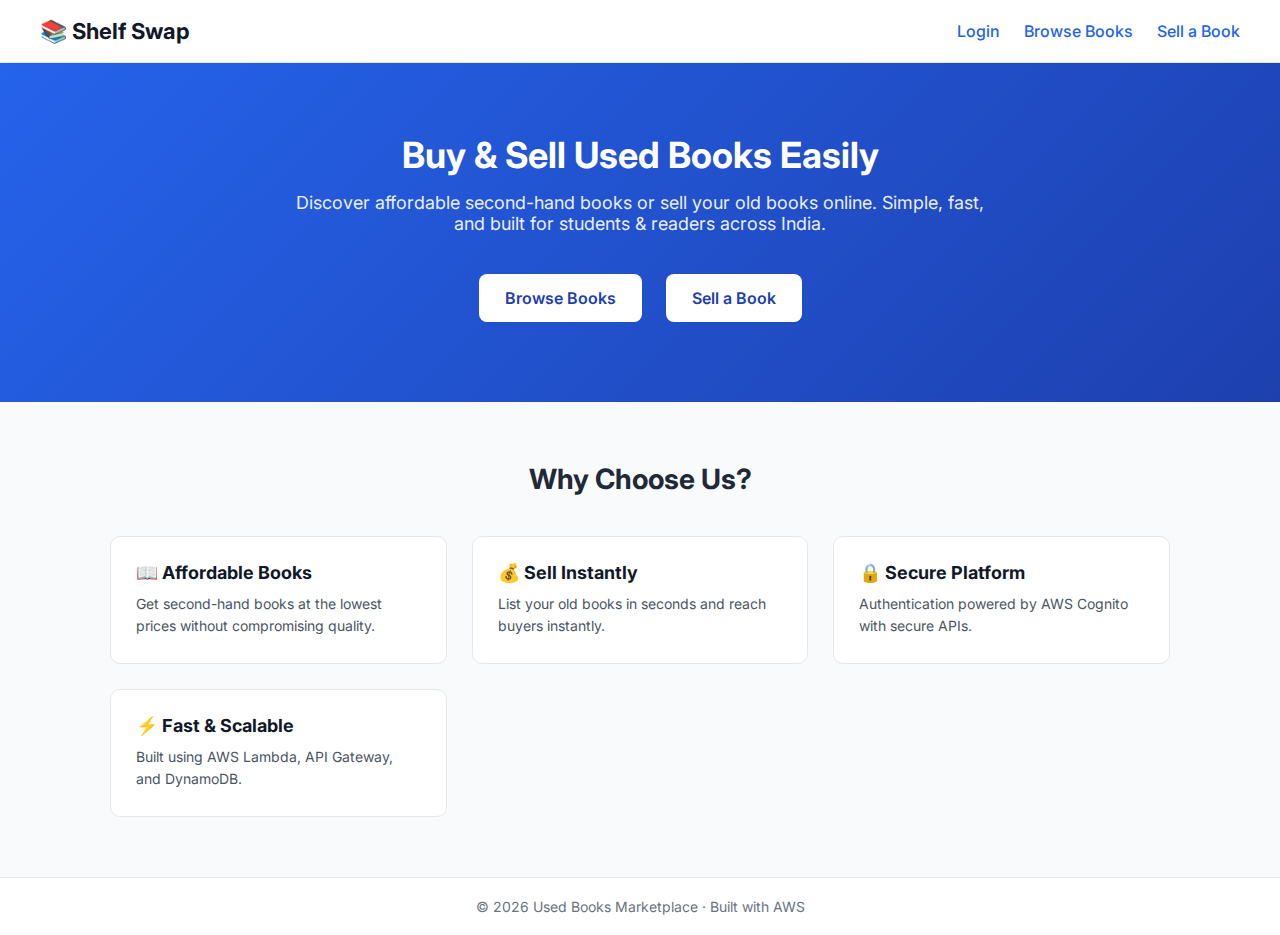
<file: index.html>
<!DOCTYPE html>
<html lang="en">
<head>
  <meta charset="UTF-8" />
  <title>Used Books Marketplace</title>
  <meta name="viewport" content="width=device-width, initial-scale=1.0" />

  <!-- Google Font -->
  <link href="https://fonts.googleapis.com/css2?family=Inter:wght@300;400;500;600;700&display=swap" rel="stylesheet">

  <style>
    * {
      margin: 0;
      padding: 0;
      box-sizing: border-box;
      font-family: 'Inter', sans-serif;
    }

    body {
      background: #f8fafc;
      color: #1f2937;
    }

    @media (max-width: 768px) {

  .hero h2 {
    font-size: 28px;
  }

  .hero p {
    font-size: 16px;
  }

}

    /* ---------- HEADER ---------- */
    header {
      background: #ffffff;
      padding: 18px 40px;
      display: flex;
      justify-content: space-between;
      align-items: center;
      border-bottom: 1px solid #e5e7eb;
    }

    header h1 {
      font-size: 22px;
      font-weight: 700;
      color: #111827;
    }

    header nav a {
      margin-left: 20px;
      text-decoration: none;
      font-weight: 500;
      color: #2563eb;
    }

    header nav a:hover {
      text-decoration: underline;
    }
    

    /* ---------- HERO ---------- */
    .hero {
      padding: 70px 20px;
      text-align: center;
      background: linear-gradient(135deg, #2563eb, #1e40af);
      color: #ffffff;
    }

    .hero h2 {
      font-size: 36px;
      font-weight: 700;
      margin-bottom: 15px;
    }

    .hero p {
      font-size: 18px;
      opacity: 0.9;
      max-width: 700px;
      margin: 0 auto 30px;
    }

    .hero .buttons a {
      display: inline-block;
      margin: 10px;
      padding: 14px 26px;
      border-radius: 8px;
      font-weight: 600;
      text-decoration: none;
      transition: 0.2s ease;
    }

    .btn-primary {
      background: #ffffff;
      color: #1e40af;
    }

    .btn-primary:hover {
      background: #e5e7eb;
    }

    .btn-secondary {
      background: transparent;
      border: 2px solid #ffffff;
      color: #ffffff;
    }

    .btn-secondary:hover {
      background: rgba(255,255,255,0.15);
    }

    /* ---------- FEATURES ---------- */
    .features {
      padding: 60px 20px;
      max-width: 1100px;
      margin: auto;
    }

    .features h3 {
      text-align: center;
      font-size: 28px;
      margin-bottom: 40px;
      font-weight: 700;
    }

    .feature-grid {
      display: grid;
      grid-template-columns: repeat(auto-fit, minmax(250px, 1fr));
      gap: 25px;
    }

    .feature {
      background: #ffffff;
      padding: 25px;
      border-radius: 10px;
      border: 1px solid #e5e7eb;
      transition: transform 0.2s ease;
    }

    .feature:hover {
      transform: translateY(-4px);
    }

    .feature h4 {
      font-size: 18px;
      margin-bottom: 10px;
      color: #111827;
    }

    .feature p {
      font-size: 14px;
      color: #4b5563;
      line-height: 1.6;
    }

    /* ---------- FOOTER ---------- */
    footer {
      text-align: center;
      padding: 20px;
      background: #ffffff;
      border-top: 1px solid #e5e7eb;
      font-size: 14px;
      color: #6b7280;
    }
  </style>
  <script>
const clientId = "5usiauml5obj8839fbqbahe86u";
const domain = "https://ap-south-1zuhiuksn1.auth.ap-south-1.amazoncognito.com";
const redirectUri = "https://shelfswap.site/index.html";

function login() {
  window.location.href = `${domain}/login?client_id=${clientId}&response_type=token&scope=email+openid&redirect_uri=${redirectUri}`;
}

function logout() {
  localStorage.removeItem("idToken");
  window.location.href = `${domain}/logout?client_id=${clientId}&logout_uri=${redirectUri}`;
}
function goToSellBook() {
  const token = localStorage.getItem("id_token");

  if (!token) {
    alert("🔐 Please login first to sell a book");
    window.location.href = `${domain}/login?response_type=token&client_id=${clientId}&redirect_uri=${redirectUri}&scope=openid+email+profile`;
  } else {
    window.location.href = "sell-book.html";
  }
}


function parseToken() {
    const hash = window.location.hash;

    if (hash) {
        const params = new URLSearchParams(hash.substring(1));
        const idToken = params.get("id_token");

        if (idToken) {
            localStorage.setItem("id_token", idToken);

            // Clean URL (remove token from address bar)
            window.history.replaceState({}, document.title, window.location.pathname);
        }
    }
}

parseToken();

</script>

</head>



<body>

  <!-- HEADER -->
  <header>
    <h1>📚 Shelf Swap</h1>
    <nav>
      <a href="Login.html">Login</a>
      <a href="books.html">Browse Books</a>
      <a href="#" onclick="goToSellBook()">Sell a Book</a>
      

    </nav>
  </header>

  <!-- HERO SECTION -->
  <section class="hero">
    <h2>Buy & Sell Used Books Easily</h2>
    <p>
      Discover affordable second-hand books or sell your old books online.
      Simple, fast, and built for students & readers across India.
    </p>

    <div class="buttons">
      <a href="books.html" class="btn-primary">Browse Books</a>
      <a href="#" onclick="goToSellBook()" class="btn-primary">Sell a Book</a>

    </div>
  </section>

  <!-- FEATURES -->
  <section class="features">
    <h3>Why Choose Us?</h3>

    <div class="feature-grid">
      <div class="feature">
        <h4>📖 Affordable Books</h4>
        <p>Get second-hand books at the lowest prices without compromising quality.</p>
      </div>

      <div class="feature">
        <h4>💰 Sell Instantly</h4>
        <p>List your old books in seconds and reach buyers instantly.</p>
      </div>

      <div class="feature">
        <h4>🔒 Secure Platform</h4>
        <p>Authentication powered by AWS Cognito with secure APIs.</p>
      </div>

      <div class="feature">
        <h4>⚡ Fast & Scalable</h4>
        <p>Built using AWS Lambda, API Gateway, and DynamoDB.</p>
      </div>
    </div>
  </section>

  <!-- FOOTER -->
  <footer>
    © 2026 Used Books Marketplace · Built with AWS
  </footer>

</body>
</html>
</file>
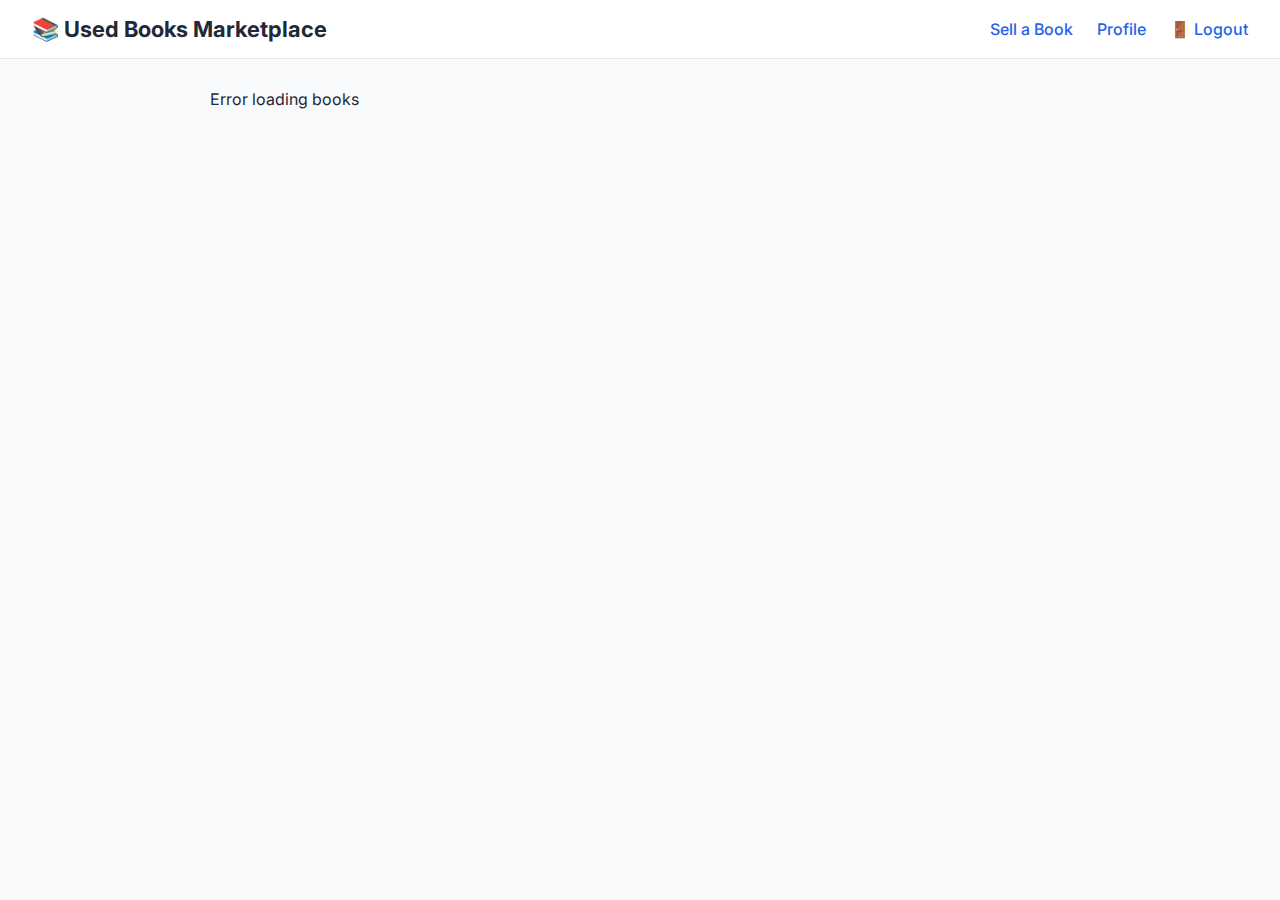
<file: books.html>
<!DOCTYPE html>
<html lang="en">
<head>
  <meta charset="UTF-8" />
  <title>Used Books Marketplace</title>
  <meta name="viewport" content="width=device-width, initial-scale=1.0" />

  <!-- Google Font -->
  <link href="https://fonts.googleapis.com/css2?family=Inter:wght@400;500;600;700&display=swap" rel="stylesheet">

  <!-- CSS -->
  <link rel="stylesheet" href="css/books.css">
  
  <script>
    const domain = "https://ap-south-1zuhiuksn1.auth.ap-south-1.amazoncognito.com";
    const clientId = "5usiauml5obj8839fbqbahe86u";
    const redirectUri = "https://shelfswap.site/index.html";

  function goToSellBook() {
  const token = localStorage.getItem("id_token");

  if (!token) {
    alert("🔐 Please login first to sell a book");
    window.location.href =
    `${domain}/login?response_type=token&client_id=${clientId}&redirect_uri=${redirectUri}&scope=openid+email+profile`;
  } else {
    window.location.href = "sell-book.html";
  }
}

function parseToken() {
    const hash = window.location.hash;

    if (hash) {
        const params = new URLSearchParams(hash.substring(1));
        const idToken = params.get("id_token");

        if (idToken) {
            localStorage.setItem("id_token", idToken);

            // Clean URL (remove token from address bar)
            window.history.replaceState({}, document.title, window.location.pathname);
        }
    }
}

parseToken();

</script>

</head>


<body>

  <!-- HEADER -->
  <header class="header">
    <h1>📚 Used Books Marketplace</h1>

    <nav>
      <a href="#" onclick="goToSellBook()">Sell a Book</a>
      <a href="profile.html">Profile</a>
      <a href="#" onclick="logout()">🚪 Logout</a>
    </nav>
  </header>

  <!-- BOOK LIST (DYNAMIC) -->
  <main class="container" id="bookList">
    <p class="loading">Loading books...</p>
  </main>

  <!-- LOGOUT -->
  <script>
function logout() {
    localStorage.removeItem("id_token");

    window.location.href =
        "https://ap-south-1zuhiuksn1.auth.ap-south-1.amazoncognito.com/logout" +
        "?client_id=5usiauml5obj8839fbqbahe86u" +
        "&logout_uri=https://shelfswap.site/index.html";
}
    
  </script>

  <!-- BOOKS JS -->
  <script src="js/books.js"></script>

</body>
</html>
</file>
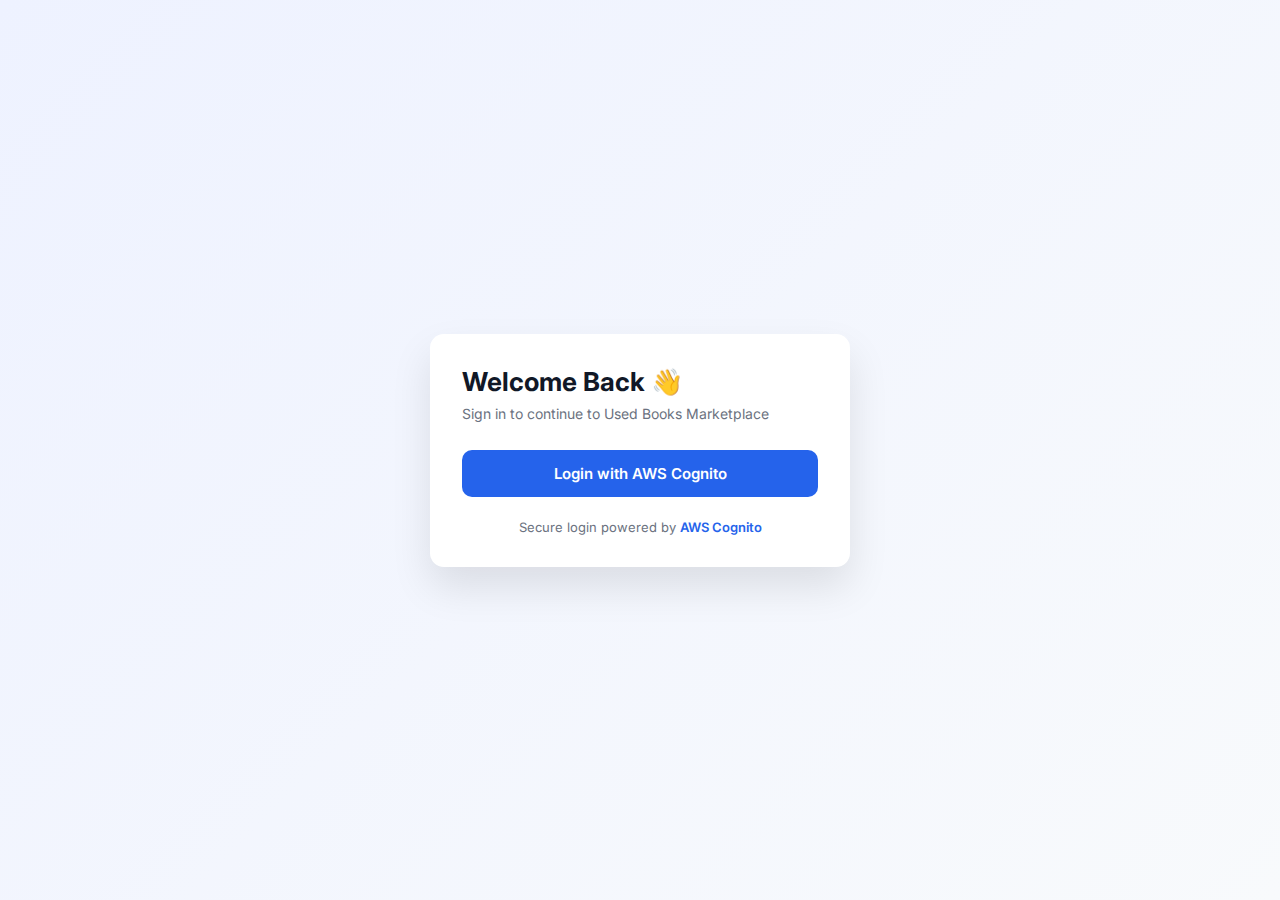
<file: Login.html>
<!DOCTYPE html>
<html lang="en">
<head>
  <meta charset="UTF-8">
  <title>Login | Used Books Marketplace</title>
  <meta name="viewport" content="width=device-width, initial-scale=1.0">

  <!-- Google Font -->
  <link href="https://fonts.googleapis.com/css2?family=Inter:wght@400;500;600;700&display=swap" rel="stylesheet">

  <style>
    * {
      margin: 0;
      padding: 0;
      box-sizing: border-box;
      font-family: 'Inter', sans-serif;
    }

    body {
      height: 100vh;
      background: linear-gradient(135deg, #eef2ff, #f8fafc);
      display: flex;
      justify-content: center;
      align-items: center;
    }

    .login-card {
      width: 100%;
      max-width: 420px;
      background: #ffffff;
      padding: 32px;
      border-radius: 14px;
      box-shadow: 0 20px 40px rgba(0, 0, 0, 0.1);
    }

    .login-card h1 {
      font-size: 26px;
      font-weight: 700;
      color: #111827;
      margin-bottom: 8px;
    }

    .login-card p {
      font-size: 14px;
      color: #6b7280;
      margin-bottom: 28px;
    }

    .btn-login {
      width: 100%;
      padding: 14px;
      background: #2563eb;
      color: white;
      font-size: 15px;
      font-weight: 600;
      border: none;
      border-radius: 10px;
      cursor: pointer;
      transition: background 0.3s ease;
    }

    .btn-login:hover {
      background: #1e40af;
    }

    .footer-text {
      margin-top: 22px;
      text-align: center;
      font-size: 13px;
      color: #6b7280;
    }

    .footer-text span {
      color: #2563eb;
      font-weight: 600;
    }
  </style>
</head>

<body>

  <div class="login-card">
    <h1>Welcome Back 👋</h1>
    <p>Sign in to continue to Used Books Marketplace</p>

    <button class="btn-login" onclick="login()">
      Login with AWS Cognito
    </button>

    <div class="footer-text">
      Secure login powered by <span>AWS Cognito</span>
    </div>
  </div>

  <!-- ================= COGNITO LOGIN SCRIPT ================= -->
<script>
function login() {
  const domain = "https://ap-south-1zuhiuksn1.auth.ap-south-1.amazoncognito.com";
  const clientId = "5usiauml5obj8839fbqbahe86u";
  const redirectUri = "https://shelfswap.site/index.html";

  window.location.href =
    `${domain}/login?response_type=token&client_id=${clientId}&redirect_uri=${redirectUri}&scope=openid+email+profile`;
}
</script>

</body>
</html>
</file>
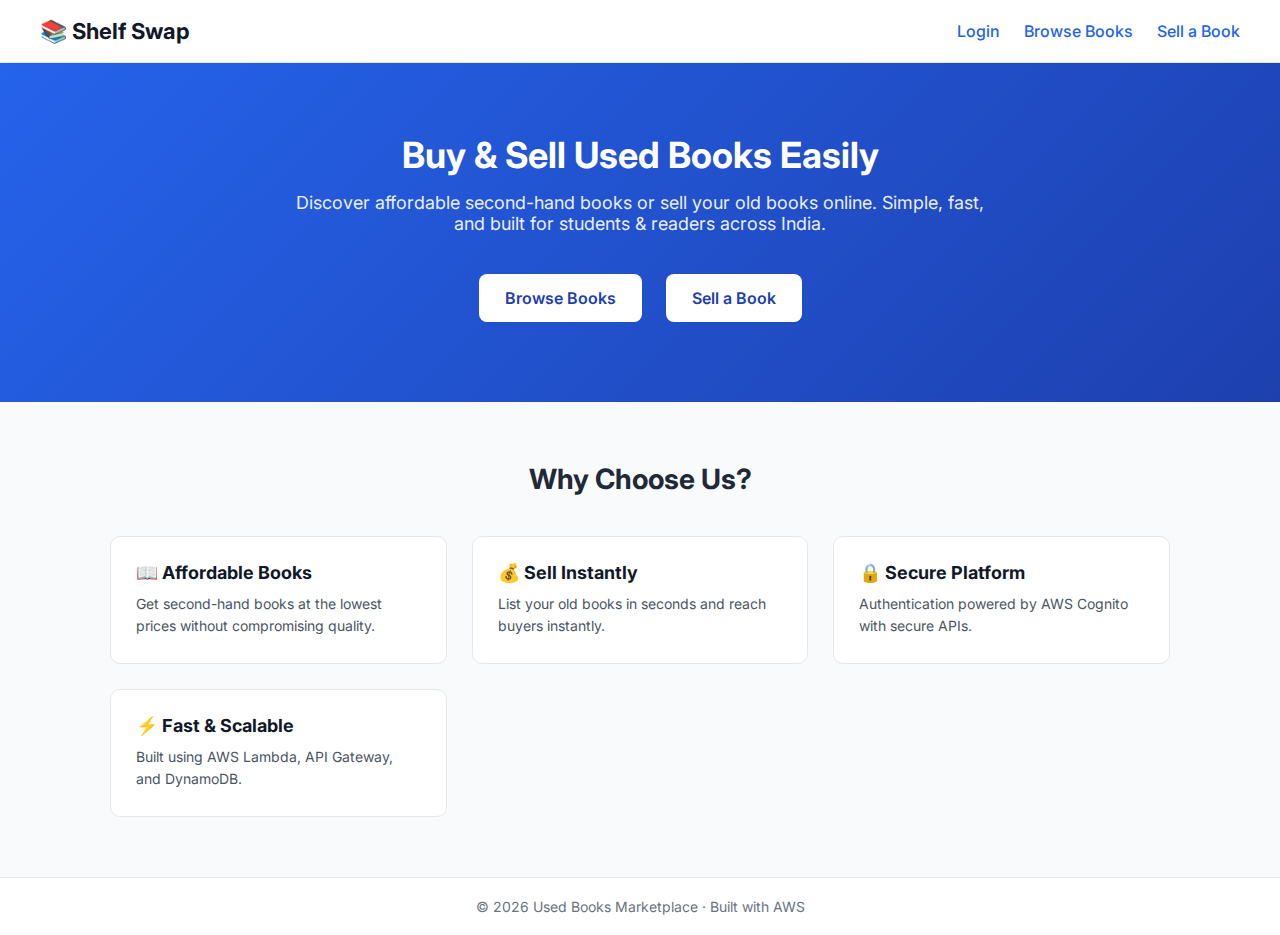
<file: profile.html>
<!DOCTYPE html>
<html>
<head>
  <title>My Profile - ShelfSwap</title>
  <link rel="stylesheet" href="css/style.css">

  <style>
    .profile-container {
  max-width: 1100px;
  margin:60px auto;
  padding: 20px;
}

.profile-card {
  background: white;
  padding: 30px;
  border-radius: 14px;
  box-shadow: 0 10px 25px rgba(0,0,0,0.05);
  margin-bottom: 50px;
}

#likedBooks {
  display: grid;
  grid-template-columns: repeat(auto-fill, minmax(220px, 1fr));
  gap: 20px;
}
  </style>
</head>
<body>

<nav>
  <h1>📚 ShelfSwap</h1>
  <div>
    <a href="books.html">Browse</a>
    <a href="profile.html">Profile</a>
    <a href="#" onclick="logout()">Logout</a>
  </div>
</nav>

<div class="profile-container">
  <h2>My Profile</h2>

  <div class="profile-card">
    <p><strong>Email:</strong> <span id="email"></span></p>
  </div>

  <h3>❤️ Liked Books</h3>
  <div id="likedBooks"></div>
</div>

<script src="js/profile.js"></script>
<script src="js/auth.js"></script>

</body>
</html>
</file>
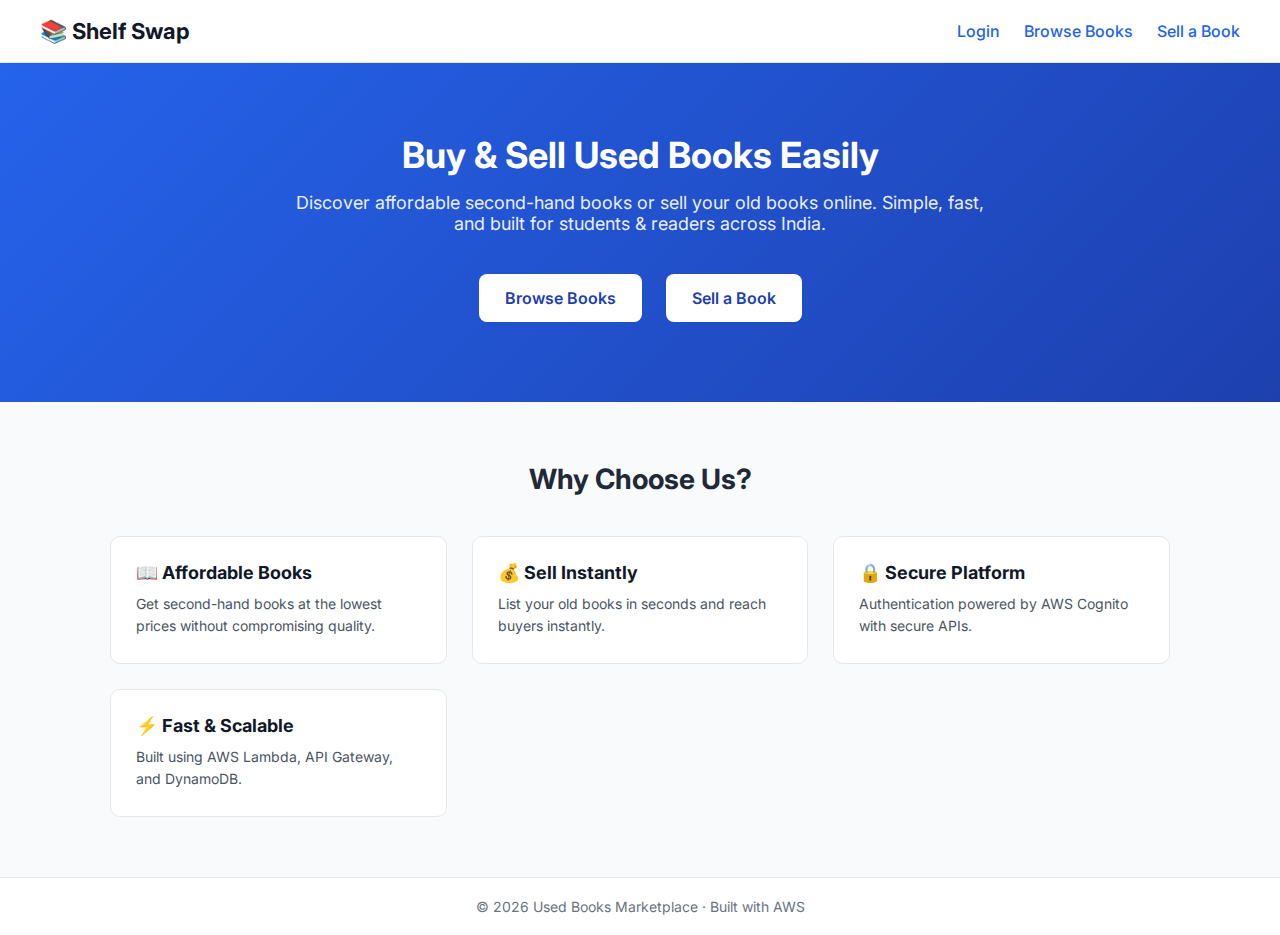
<file: sell-book.html>
<!DOCTYPE html>
<html>
<head>
  <title>Sell Old Book</title>

  <link href="https://fonts.googleapis.com/css2?family=Inter:wght@400;500;600;700&display=swap" rel="stylesheet">


<script>
const token = localStorage.getItem("id_token");

if (!token) {
  alert("Please login first");
  window.location.href = "index.html";
}
</script>

</head>
<body>

<h2>Sell Old Book</h2>

<form id="sellForm">
  <input type="text" id="title" placeholder="Book Title" required />
  <input type="text" id="author" placeholder="Author" required />
  <input type="number" id="price" placeholder="Price" required />
  <input type="text" id="seller" placeholder="Seller Name" required />
  <input type="email" id="email" placeholder="Enter your email" required /> 
  <input type="file" id="image" accept="image/*" required />
  <button type="submit">Submit</button>
</form>

<!-- ✅ FIXED PATH -->
<script src="js/sellbook.js"></script>

</body>
</html>
</file>
<file: css/books.css>
* {
  margin: 0;
  padding: 0;
  box-sizing: border-box;
  font-family: 'Inter', sans-serif;
}

body {
  background-color: #f8fafc;
  color: #1f2937;
}

/* HEADER */
.header {
  background: #ffffff;
  padding: 16px 32px;
  display: flex;
  justify-content: space-between;
  align-items: center;
  border-bottom: 1px solid #e5e7eb;
}

.header h1 {
  font-size: 22px;
  font-weight: 700;
}

.header nav a {
  margin-left: 20px;
  text-decoration: none;
  color: #2563eb;
  font-weight: 500;
}

.header nav a:hover {
  text-decoration: underline;
}

/* CONTAINER */
.container {
  max-width: 900px;
  margin: 30px auto;
  padding: 0 20px;
}

/* BOOK CARD */
.book-card {
  background: #ffffff;
  padding: 20px 24px;
  margin-bottom: 25px;
  border-radius: 14px;
  border: 1px solid #e5e7eb;
  transition: transform 0.2s ease, box-shadow 0.2s ease;
}

.book-card:hover {
  transform: translateY(-3px);
  box-shadow: 0 10px 25px rgba(0,0,0,0.06);
}

.book-card h2 {
  font-size: 20px;
  margin-bottom: 8px;
  color: #111827;
}

.book-card p {
  font-size: 14px;
  margin: 4px 0;
  color: #374151;
}

.price {
  font-size: 18px;
  font-weight: 700;
  color: #16a34a;
  margin-top: 8px;
}

.seller {
  margin-top: 6px;
  font-size: 13px;
  color: #6b7280;
}
.book-image {
  width: 200%;
  max-width: 200px;
  height: 200px;
  object-fit: contain;
  display: block;
  margin-top: 10px;
}
</file>
<file: css/style.css>
* {
  margin: 0;
  padding: 0;
  box-sizing: border-box;
  font-family: Arial, sans-serif;
}

body {
  background: #f9f9f9;
  color: #333;
}

/* HEADER */
.header {
  background: #ffffff;
  text-align: center;
  padding: 30px 15px;
}

.header h1 {
  font-size: 26px;
}

.header p {
  margin: 10px 0;
  color: #666;
}

.btn {
  display: inline-block;
  margin-top: 15px;
  background: #28a745;
  color: #fff;
  padding: 12px 20px;
  border-radius: 6px;
  text-decoration: none;
}

/* FEATURES */
.features {
  display: grid;
  grid-template-columns: repeat(2, 1fr);
  gap: 10px;
  padding: 20px;
}

.feature {
  background: #fff;
  padding: 15px;
  border-radius: 8px;
  text-align: center;
  font-size: 14px;
}

/* BOOK SECTION */
.book-section {
  padding: 20px;
}

.book-section h2 {
  margin-bottom: 15px;
}

/* BOOK GRID */
.book-grid {
  display: grid;
  grid-template-columns: repeat(2, 1fr);
  gap: 15px;
}

.book-card {
  background: #fff;
  border-radius: 10px;
  padding: 10px;
}

.book-card img {
  width: 100%;
  height: 180px;
  object-fit: cover;
  border-radius: 8px;
}

.book-card h3 {
  font-size: 15px;
  margin: 8px 0;
}

.price {
  font-weight: bold;
  color: #000;
}

.price span {
  color: #888;
  text-decoration: line-through;
  font-size: 12px;
  margin-left: 5px;
}

small {
  color: #777;
}

/* FOOTER */
footer {
  text-align: center;
  padding: 15px;
  background: #fff;
  margin-top: 20px;
}
</file>
